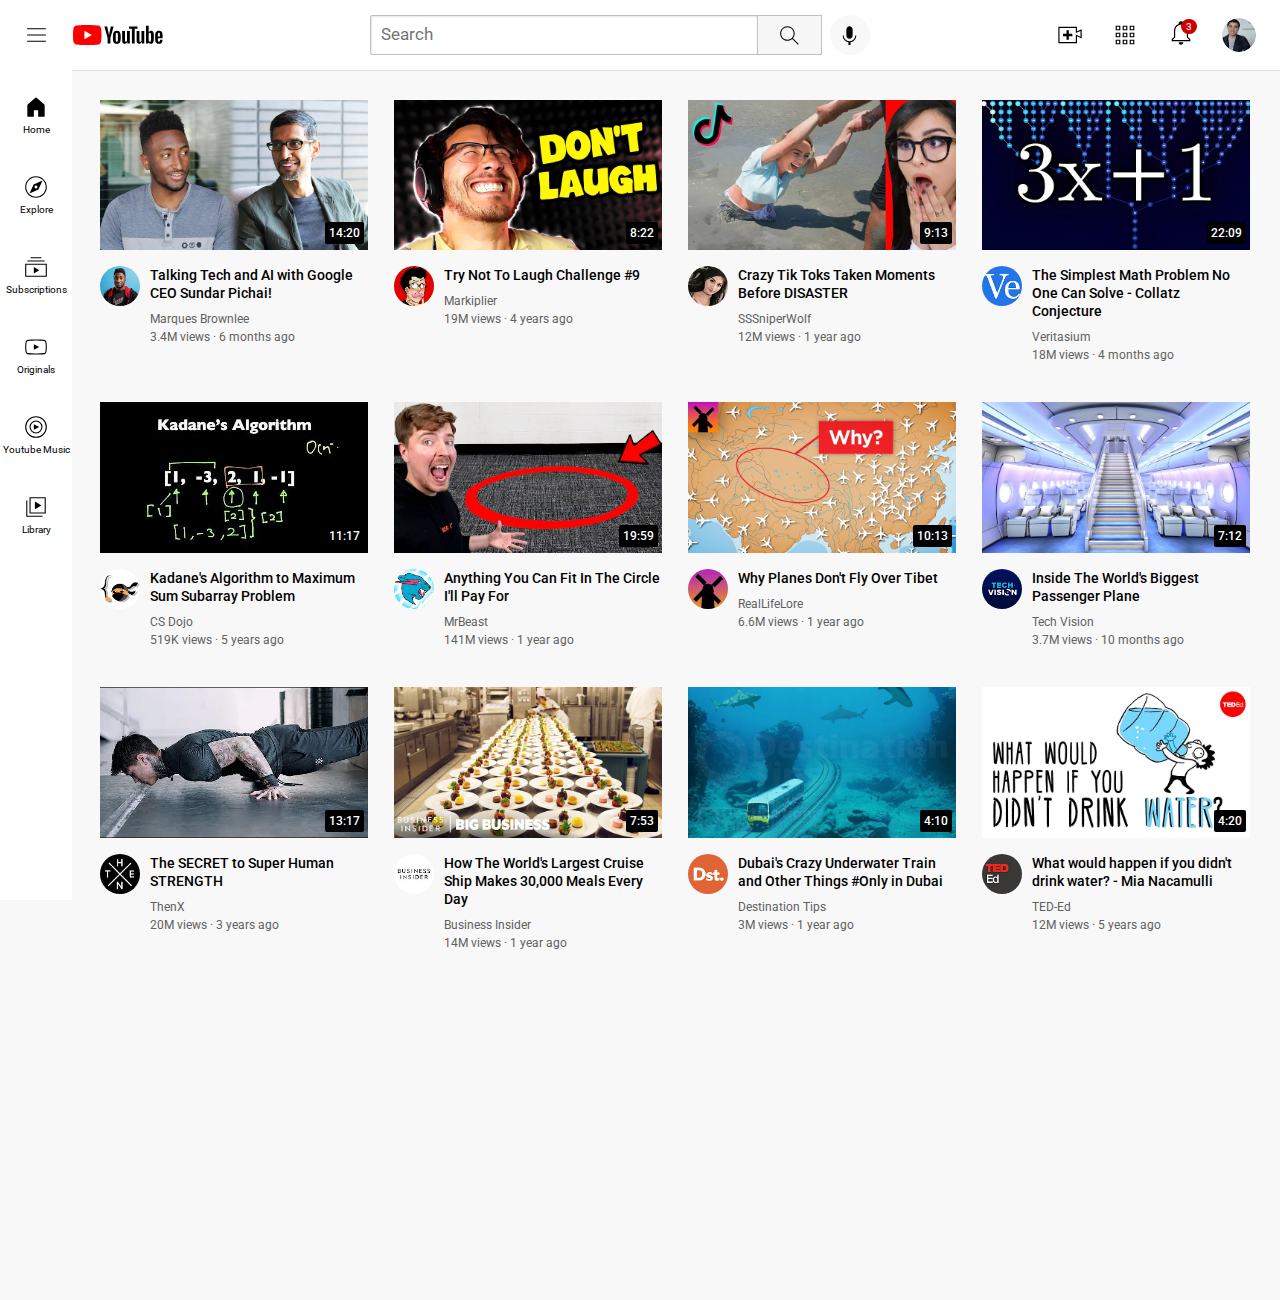
<file: index.html>
<!DOCTYPE html>
<html lang="en">
  <head>
    <meta charset="UTF-8" />
    <meta name="viewport" content="width=device-width, initial-scale=1.0" />
    <title>YouTube Clone</title>

    <link rel="preconnect" href="https://fonts.googleapis.com" />
    <link rel="preconnect" href="https://fonts.gstatic.com" crossorigin />
    <link
      href="https://fonts.googleapis.com/css2?family=Roboto:ital,wght@0,100;0,300;0,400;0,500;0,700;0,900;1,100;1,300;1,400;1,500;1,700;1,900&display=swap"
      rel="stylesheet"
    />

    <link rel="stylesheet" href="styles/body.css" />
    <link rel="stylesheet" href="styles/general.css" />
    <link rel="stylesheet" href="styles/header.css" />
    <link rel="stylesheet" href="styles/sidebar.css" />
  </head>
  <body>
    <div class="header">
      <div class="left-section">
        <img
          class="hamburger-menu"
          src="header-photos/hamburger-menu.svg"
          alt="hamburger-menu"
        />
        <img
          class="youtube-logo"
          src="header-photos/youtube-logo.svg"
          alt="youtube-logo"
        />
      </div>
      <div class="middle-section">
        <input class="search-bar" type="text" placeholder="Search" />
        <button class="search-button">
          <img
            class="search-icon"
            src="header-photos/search.svg"
            alt="search"
          />
        </button>
        <button class="voice-search-button">
          <img
            class="voice-search-icon"
            src="header-photos/voice-search-icon.svg"
            alt="voice-search-icon"
          />
        </button>
      </div>
      <div class="right-section">
        <img class="upload-icon" src="header-photos/upload.svg" alt="upload" />
        <img
          class="youtube-apps-icon"
          src="header-photos/youtube-apps.svg"
          alt="youtube-apps"
        />
        <div class="notifications">
          <img
            class="notifications-icon"
            src="header-photos/notifications.svg"
            alt="notifications"
          />
          <div class="notifications-number">3</div>
        </div>
        <img
          class="my-channel-icon"
          src="channel-photos/my-channel.jpeg"
          alt="my-channel"
        />
      </div>
    </div>

    <div class="sidebar">
      <div class="sidebar-link">
        <img src="sidebar-photos/home.svg" alt="home" />
        <span>Home</span>
      </div>
      <div class="sidebar-link">
        <img src="sidebar-photos/explore.svg" alt="explore" />
        <span>Explore</span>
      </div>
      <div class="sidebar-link">
        <img src="sidebar-photos/subscriptions.svg" alt="subscriptions" />
        <span>Subscriptions</span>
      </div>
      <div class="sidebar-link">
        <img src="sidebar-photos/originals.svg" alt="originals" />
        <span>Originals</span>
      </div>
      <div class="sidebar-link">
        <img src="sidebar-photos/youtube-music.svg" alt="youtube-music" />
        <span>Youtube Music</span>
      </div>
      <div class="sidebar-link">
        <img src="sidebar-photos/library.svg" alt="library" />
        <span>Library</span>
      </div>
    </div>

    <div class="video-grid">
      <div class="container">
        <div class="video">
          <img
            class="video-photo"
            src="video-photos/thumbnail-1.webp"
            alt="thumbnail-1"
          />
          <div class="video-time">14:20</div>
        </div>
        <div class="channel-grid">
          <div class="channel">
            <img
              class="channel-photo"
              src="channel-photos/channel-1.jpeg"
              alt="channel-1"
            />
          </div>
          <div class="video-info">
            <p class="video-title">
              Talking Tech and AI with Google CEO Sundar Pichai!
            </p>
            <p class="video-author">Marques Brownlee</p>
            <p class="video-status">3.4M views &#183; 6 months ago</p>
          </div>
        </div>
      </div>

      <div class="container">
        <div class="video">
          <img
            class="video-photo"
            src="video-photos/thumbnail-2.webp"
            alt="thumbnail-2"
          />
          <div class="video-time">8:22</div>
        </div>
        <div class="channel-grid">
          <div class="channel">
            <img
              class="channel-photo"
              src="channel-photos/channel-2.jpeg"
              alt="channel-2"
            />
          </div>
          <div class="video-info">
            <p class="video-title">Try Not To Laugh Challenge #9</p>
            <p class="video-author">Markiplier</p>
            <p class="video-status">19M views &#183; 4 years ago</p>
          </div>
        </div>
      </div>

      <div class="container">
        <div class="video">
          <img
            class="video-photo"
            src="video-photos/thumbnail-3.webp"
            alt="thumbnail-3"
          />
          <div class="video-time">9:13</div>
        </div>
        <div class="channel-grid">
          <div class="channel">
            <img
              class="channel-photo"
              src="channel-photos/channel-3.jpeg"
              alt="channel-3"
            />
          </div>
          <div class="video-info">
            <p class="video-title">
              Crazy Tik Toks Taken Moments Before DISASTER
            </p>
            <p class="video-author">SSSniperWolf</p>
            <p class="video-status">12M views &#183; 1 year ago</p>
          </div>
        </div>
      </div>

      <div class="container">
        <div class="video">
          <img
            class="video-photo"
            src="video-photos/thumbnail-4.webp"
            alt="thumbnail-4"
          />
          <div class="video-time">22:09</div>
        </div>
        <div class="channel-grid">
          <div class="channel">
            <img
              class="channel-photo"
              src="channel-photos/channel-4.jpeg"
              alt="channel-4"
            />
          </div>
          <div class="video-info">
            <p class="video-title">
              The Simplest Math Problem No One Can Solve - Collatz Conjecture
            </p>
            <p class="video-author">Veritasium</p>
            <p class="video-status">18M views &#183; 4 months ago</p>
          </div>
        </div>
      </div>

      <div class="container">
        <div class="video">
          <img
            class="video-photo"
            src="video-photos/thumbnail-5.webp"
            alt="thumbnail-5"
          />
          <div class="video-time">11:17</div>
        </div>
        <div class="channel-grid">
          <div class="channel">
            <img
              class="channel-photo"
              src="channel-photos/channel-5.jpeg"
              alt="channel-5"
            />
          </div>
          <div class="video-info">
            <p class="video-title">
              Kadane's Algorithm to Maximum Sum Subarray Problem
            </p>
            <p class="video-author">CS Dojo</p>
            <p class="video-status">519K views &#183; 5 years ago</p>
          </div>
        </div>
      </div>

      <div class="container">
        <div class="video">
          <img
            class="video-photo"
            src="video-photos/thumbnail-6.webp"
            alt="thumbnail-6"
          />
          <div class="video-time">19:59</div>
        </div>
        <div class="channel-grid">
          <div class="channel">
            <img
              class="channel-photo"
              src="channel-photos/channel-6.jpeg"
              alt="channel-6"
            />
          </div>
          <div class="video-info">
            <p class="video-title">
              Anything You Can Fit In The Circle I'll Pay For
            </p>
            <p class="video-author">MrBeast</p>
            <p class="video-status">141M views &#183; 1 year ago</p>
          </div>
        </div>
      </div>

      <div class="container">
        <div class="video">
          <img
            class="video-photo"
            src="video-photos/thumbnail-7.webp"
            alt="thumbnail-7"
          />
          <div class="video-time">10:13</div>
        </div>
        <div class="channel-grid">
          <div class="channel">
            <img
              class="channel-photo"
              src="channel-photos/channel-7.jpeg"
              alt="channel-7"
            />
          </div>
          <div class="video-info">
            <p class="video-title">
              Why Planes Don't Fly Over Tibet
            </p>
            <p class="video-author">RealLifeLore</p>
            <p class="video-status">6.6M views &#183; 1 year ago</p>
          </div>
        </div>
      </div>

      <div class="container">
        <div class="video">
          <img
            class="video-photo"
            src="video-photos/thumbnail-8.webp"
            alt="thumbnail-8"
          />
          <div class="video-time">7:12</div>
        </div>
        <div class="channel-grid">
          <div class="channel">
            <img
              class="channel-photo"
              src="channel-photos/channel-8.jpeg"
              alt="channel-8"
            />
          </div>
          <div class="video-info">
            <p class="video-title">
              Inside The World's Biggest Passenger Plane
            </p>
            <p class="video-author">Tech Vision</p>
            <p class="video-status">3.7M views &#183; 10 months ago</p>
          </div>
        </div>
      </div>

      <div class="container">
        <div class="video">
          <img
            class="video-photo"
            src="video-photos/thumbnail-9.webp"
            alt="thumbnail-9"
          />
          <div class="video-time">13:17</div>
        </div>
        <div class="channel-grid">
          <div class="channel">
            <img
              class="channel-photo"
              src="channel-photos/channel-9.jpeg"
              alt="channel-9"
            />
          </div>
          <div class="video-info">
            <p class="video-title">
              The SECRET to Super Human STRENGTH
            </p>
            <p class="video-author">ThenX</p>
            <p class="video-status">20M views &#183; 3 years ago</p>
          </div>
        </div>
      </div>

      <div class="container">
        <div class="video">
          <img
            class="video-photo"
            src="video-photos/thumbnail-10.webp"
            alt="thumbnail-10"
          />
          <div class="video-time">7:53</div>
        </div>
        <div class="channel-grid">
          <div class="channel">
            <img
              class="channel-photo"
              src="channel-photos/channel-10.jpeg"
              alt="channel-10"
            />
          </div>
          <div class="video-info">
            <p class="video-title">
              How The World's Largest Cruise Ship Makes 30,000 Meals Every Day
            </p>
            <p class="video-author">Business Insider</p>
            <p class="video-status">14M views &#183; 1 year ago</p>
          </div>
        </div>
      </div>

      <div class="container">
        <div class="video">
          <img
            class="video-photo"
            src="video-photos/thumbnail-11.webp"
            alt="thumbnail-11"
          />
          <div class="video-time">4:10</div>
        </div>
        <div class="channel-grid">
          <div class="channel">
            <img
              class="channel-photo"
              src="channel-photos/channel-11.jpeg"
              alt="channel-11"
            />
          </div>
          <div class="video-info">
            <p class="video-title">
              Dubai's Crazy Underwater Train and Other Things #Only in Dubai
            </p>
            <p class="video-author">Destination Tips</p>
            <p class="video-status">3M views &#183; 1 year ago</p>
          </div>
        </div>
      </div>

      <div class="container">
        <div class="video">
          <img
            class="video-photo"
            src="video-photos/thumbnail-12.webp"
            alt="thumbnail-12"
          />
          <div class="video-time">4:20</div>
        </div>
        <div class="channel-grid">
          <div class="channel">
            <img
              class="channel-photo"
              src="channel-photos/channel-12.jpeg"
              alt="channel-12"
            />
          </div>
          <div class="video-info">
            <p class="video-title">
              What would happen if you didn't drink water? - Mia Nacamulli
            </p>
            <p class="video-author">TED-Ed</p>
            <p class="video-status">12M views &#183; 5 years ago</p>
          </div>
        </div>
      </div>
    </div>
  </body>
</html>
</file>
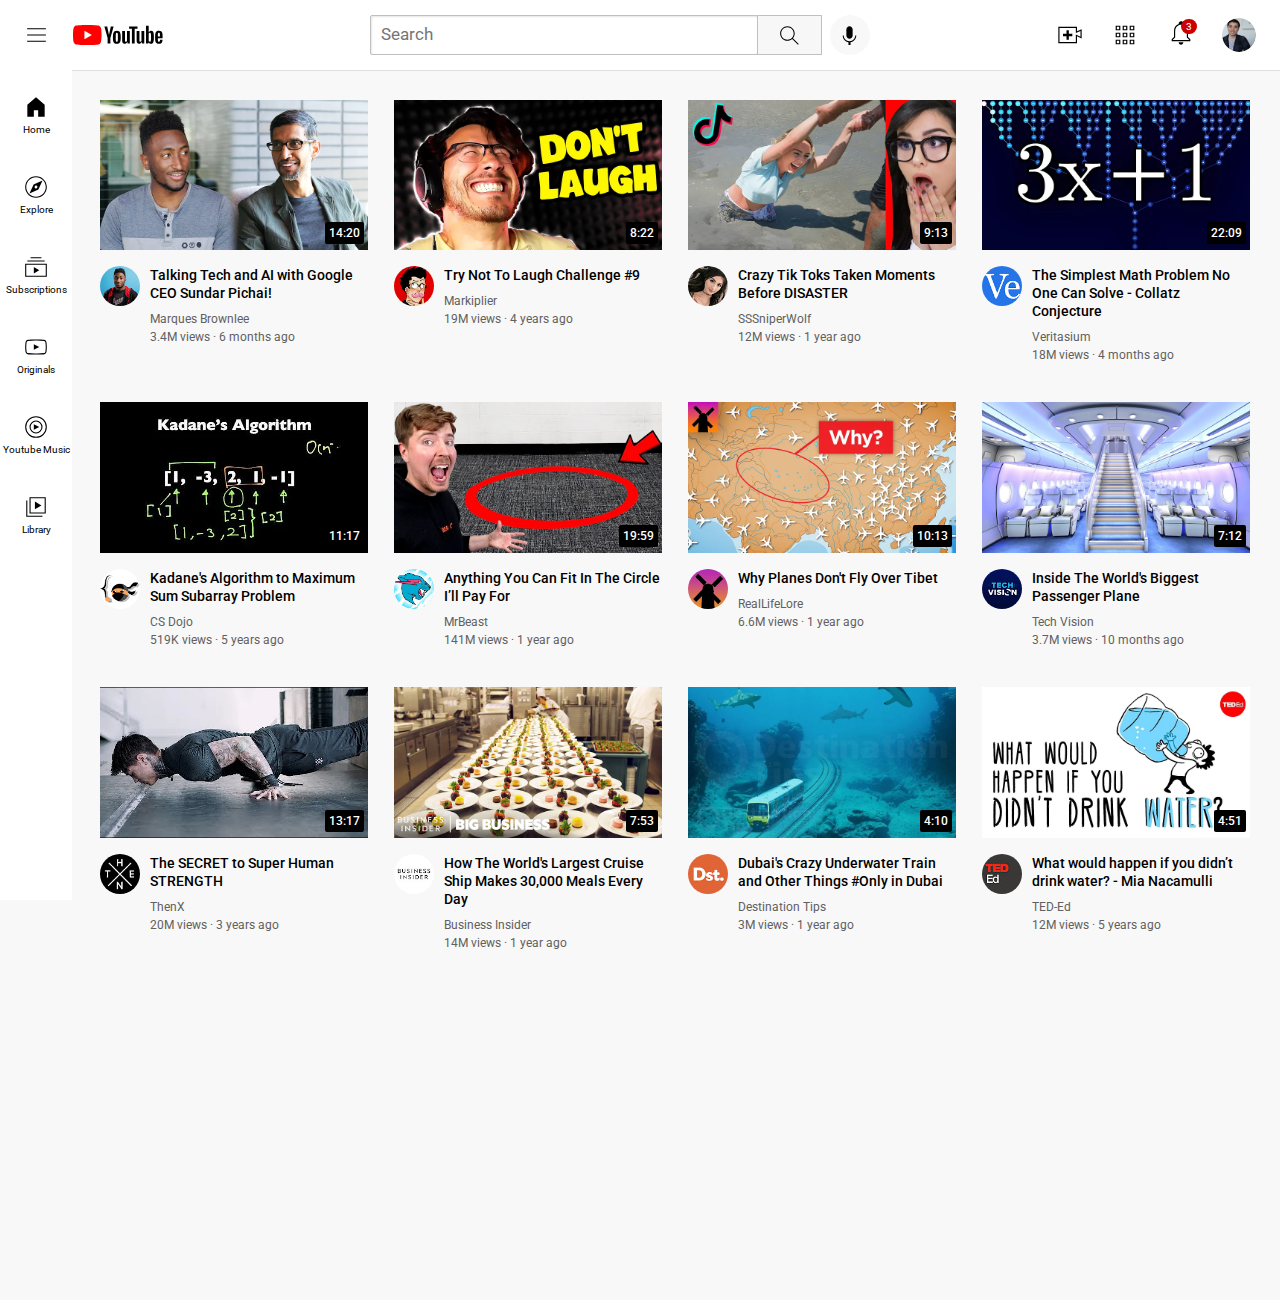
<file: youtube.html>
<!DOCTYPE html>
<html lang="en">
  <head>
    <meta charset="UTF-8" />
    <meta name="viewport" content="width=device-width, initial-scale=1.0" />
    <title>Youtube</title>

    <link rel="preconnect" href="https://fonts.googleapis.com" />
    <link rel="preconnect" href="https://fonts.gstatic.com" crossorigin />
    <link
      href="https://fonts.googleapis.com/css2?family=Roboto:ital,wght@0,100;0,300;0,400;0,500;0,700;0,900;1,100;1,300;1,400;1,500;1,700;1,900&display=swap"
      rel="stylesheet"
    />

    <link rel="stylesheet" href="styles/body.css" />
    <link rel="stylesheet" href="styles/general.css" />
    <link rel="stylesheet" href="styles/header.css" />
    <link rel="stylesheet" href="styles/sidebar.css" />
  </head>
  <body>
    <div class="header">
      <div class="left-section">
        <img
          class="hamburger-menu"
          src="header-photos/hamburger-menu.svg"
          alt="hamburger-menu"
        />
        <img
          class="youtube-logo"
          src="header-photos/youtube-logo.svg"
          alt="youtube-logo"
        />
      </div>
      <div class="middle-section">
        <input class="search-bar" type="text" placeholder="Search" />
        <button class="search-button">
          <img
            class="search-icon"
            src="header-photos/search.svg"
            alt="search"
          />
        </button>
        <button class="voice-search-button">
          <img
            class="voice-search-icon"
            src="header-photos/voice-search-icon.svg"
            alt="voice-search-icon"
          />
        </button>
      </div>
      <div class="right-section">
        <img class="upload-icon" src="header-photos/upload.svg" alt="upload" />
        <img
          class="youtube-apps-icon"
          src="header-photos/youtube-apps.svg"
          alt="youtube-apps"
        />
        <div class="notifications">
          <img
            class="notifications-icon"
            src="header-photos/notifications.svg"
            alt="notifications"
          />
          <div class="notifications-number">3</div>
        </div>
        <img
          class="my-channel-icon"
          src="channel-photos/my-channel.jpeg"
          alt="my-channel"
        />
      </div>
    </div>

    <div class="sidebar">
      <div class="sidebar-link">
        <img src="sidebar-photos/home.svg" alt="home" />
        <span>Home</span>
      </div>
      <div class="sidebar-link">
        <img src="sidebar-photos/explore.svg" alt="explore" />
        <span>Explore</span>
      </div>
      <div class="sidebar-link">
        <img src="sidebar-photos/subscriptions.svg" alt="subscriptions" />
        <span>Subscriptions</span>
      </div>
      <div class="sidebar-link">
        <img src="sidebar-photos/originals.svg" alt="originals" />
        <span>Originals</span>
      </div>
      <div class="sidebar-link">
        <img src="sidebar-photos/youtube-music.svg" alt="youtube-music" />
        <span>Youtube Music</span>
      </div>
      <div class="sidebar-link">
        <img src="sidebar-photos/library.svg" alt="library" />
        <span>Library</span>
      </div>
    </div>

    <div class="video-grid">
      <div class="container">
        <div class="video">
          <img
            class="video-photo"
            src="video-photos/thumbnail-1.webp"
            alt="thumbnail-1"
          />
          <div class="video-time">14:20</div>
        </div>
        <div class="channel-grid">
          <div class="channel">
            <img
              class="channel-photo"
              src="channel-photos/channel-1.jpeg"
              alt="channel-1"
            />
          </div>
          <div class="video-info">
            <p class="video-title">
              Talking Tech and AI with Google CEO Sundar Pichai!
            </p>
            <p class="video-author">Marques Brownlee</p>
            <p class="video-status">3.4M views &#183; 6 months ago</p>
          </div>
        </div>
      </div>

      <div class="container">
        <div class="video">
          <img
            class="video-photo"
            src="video-photos/thumbnail-2.webp"
            alt="thumbnail-2"
          />
          <div class="video-time">8:22</div>
        </div>
        <div class="channel-grid">
          <div class="channel">
            <img
              class="channel-photo"
              src="channel-photos/channel-2.jpeg"
              alt="channel-2"
            />
          </div>
          <div class="video-info">
            <p class="video-title">Try Not To Laugh Challenge #9</p>
            <p class="video-author">Markiplier</p>
            <p class="video-status">19M views &#183; 4 years ago</p>
          </div>
        </div>
      </div>

      <div class="container">
        <div class="video">
          <img
            class="video-photo"
            src="video-photos/thumbnail-3.webp"
            alt="thumbnail-3"
          />
          <div class="video-time">9:13</div>
        </div>
        <div class="channel-grid">
          <div class="channel">
            <img
              class="channel-photo"
              src="channel-photos/channel-3.jpeg"
              alt="channel-3"
            />
          </div>
          <div class="video-info">
            <p class="video-title">
              Crazy Tik Toks Taken Moments Before DISASTER
            </p>
            <p class="video-author">SSSniperWolf</p>
            <p class="video-status">12M views &#183; 1 year ago</p>
          </div>
        </div>
      </div>

      <div class="container">
        <div class="video">
          <img
            class="video-photo"
            src="video-photos/thumbnail-4.webp"
            alt="thumbnail-4"
          />
          <div class="video-time">22:09</div>
        </div>
        <div class="channel-grid">
          <div class="channel">
            <img
              class="channel-photo"
              src="channel-photos/channel-4.jpeg"
              alt="channel-4"
            />
          </div>
          <div class="video-info">
            <p class="video-title">
              The Simplest Math Problem No One Can Solve - Collatz Conjecture
            </p>
            <p class="video-author">Veritasium</p>
            <p class="video-status">18M views &#183; 4 months ago</p>
          </div>
        </div>
      </div>

      <div class="container">
        <div class="video">
          <img
            class="video-photo"
            src="video-photos/thumbnail-5.webp"
            alt="thumbnail-5"
          />
          <div class="video-time">11:17</div>
        </div>
        <div class="channel-grid">
          <div class="channel">
            <img
              class="channel-photo"
              src="channel-photos/channel-5.jpeg"
              alt="channel-5"
            />
          </div>
          <div class="video-info">
            <p class="video-title">
              Kadane's Algorithm to Maximum Sum Subarray Problem
            </p>
            <p class="video-author">CS Dojo</p>
            <p class="video-status">519K views &#183; 5 years ago</p>
          </div>
        </div>
      </div>

      <div class="container">
        <div class="video">
          <img
            class="video-photo"
            src="video-photos/thumbnail-6.webp"
            alt="thumbnail-6"
          />
          <div class="video-time">19:59</div>
        </div>
        <div class="channel-grid">
          <div class="channel">
            <img
              class="channel-photo"
              src="channel-photos/channel-6.jpeg"
              alt="channel-6"
            />
          </div>
          <div class="video-info">
            <p class="video-title">
              Anything You Can Fit In The Circle I’ll Pay For
            </p>
            <p class="video-author">MrBeast</p>
            <p class="video-status">141M views &#183; 1 year ago</p>
          </div>
        </div>
      </div>

      <div class="container">
        <div class="video">
          <img
            class="video-photo"
            src="video-photos/thumbnail-7.webp"
            alt="thumbnail-7"
          />
          <div class="video-time">10:13</div>
        </div>
        <div class="channel-grid">
          <div class="channel">
            <img
              class="channel-photo"
              src="channel-photos/channel-7.jpeg"
              alt="channel-7"
            />
          </div>
          <div class="video-info">
            <p class="video-title">Why Planes Don't Fly Over Tibet</p>
            <p class="video-author">RealLifeLore</p>
            <p class="video-status">6.6M views &#183; 1 year ago</p>
          </div>
        </div>
      </div>

      <div class="container">
        <div class="video">
          <img
            class="video-photo"
            src="video-photos/thumbnail-8.webp"
            alt="thumbnail-8"
          />
          <div class="video-time">7:12</div>
        </div>
        <div class="channel-grid">
          <div class="channel">
            <img
              class="channel-photo"
              src="channel-photos/channel-8.jpeg"
              alt="channel-8"
            />
          </div>
          <div class="video-info">
            <p class="video-title">
              Inside The World's Biggest Passenger Plane
            </p>
            <p class="video-author">Tech Vision</p>
            <p class="video-status">3.7M views &#183; 10 months ago</p>
          </div>
        </div>
      </div>

      <div class="container">
        <div class="video">
          <img
            class="video-photo"
            src="video-photos/thumbnail-9.webp"
            alt="thumbnail-9"
          />
          <div class="video-time">13:17</div>
        </div>
        <div class="channel-grid">
          <div class="channel">
            <img
              class="channel-photo"
              src="channel-photos/channel-9.jpeg"
              alt="channel-9"
            />
          </div>
          <div class="video-info">
            <p class="video-title">The SECRET to Super Human STRENGTH</p>
            <p class="video-author">ThenX</p>
            <p class="video-status">20M views &#183; 3 years ago</p>
          </div>
        </div>
      </div>

      <div class="container">
        <div class="video">
          <img
            class="video-photo"
            src="video-photos/thumbnail-10.webp"
            alt="thumbnail-10"
          />
          <div class="video-time">7:53</div>
        </div>
        <div class="channel-grid">
          <div class="channel">
            <img
              class="channel-photo"
              src="channel-photos/channel-10.jpeg"
              alt="channel-10"
            />
          </div>
          <div class="video-info">
            <p class="video-title">
              How The World's Largest Cruise Ship Makes 30,000 Meals Every Day
            </p>
            <p class="video-author">Business Insider</p>
            <p class="video-status">14M views &#183; 1 year ago</p>
          </div>
        </div>
      </div>

      <div class="container">
        <div class="video">
          <img
            class="video-photo"
            src="video-photos/thumbnail-11.webp"
            alt="thumbnail-11"
          />
          <div class="video-time">4:10</div>
        </div>
        <div class="channel-grid">
          <div class="channel">
            <img
              class="channel-photo"
              src="channel-photos/channel-11.jpeg"
              alt="channel-11"
            />
          </div>
          <div class="video-info">
            <p class="video-title">
              Dubai's Crazy Underwater Train and Other Things #Only in Dubai
            </p>
            <p class="video-author">Destination Tips</p>
            <p class="video-status">3M views &#183; 1 year ago</p>
          </div>
        </div>
      </div>

      <div class="container">
        <div class="video">
          <img
            class="video-photo"
            src="video-photos/thumbnail-12.webp"
            alt="thumbnail-12"
          />
          <div class="video-time">4:51</div>
        </div>
        <div class="channel-grid">
          <div class="channel">
            <img
              class="channel-photo"
              src="channel-photos/channel-12.jpeg"
              alt="channel-12"
            />
          </div>
          <div class="video-info">
            <p class="video-title">
              What would happen if you didn’t drink water? - Mia Nacamulli
            </p>
            <p class="video-author">TED-Ed</p>
            <p class="video-status">12M views &#183; 5 years ago</p>
          </div>
        </div>
      </div>
    </div>
  </body>
</html>
</file>
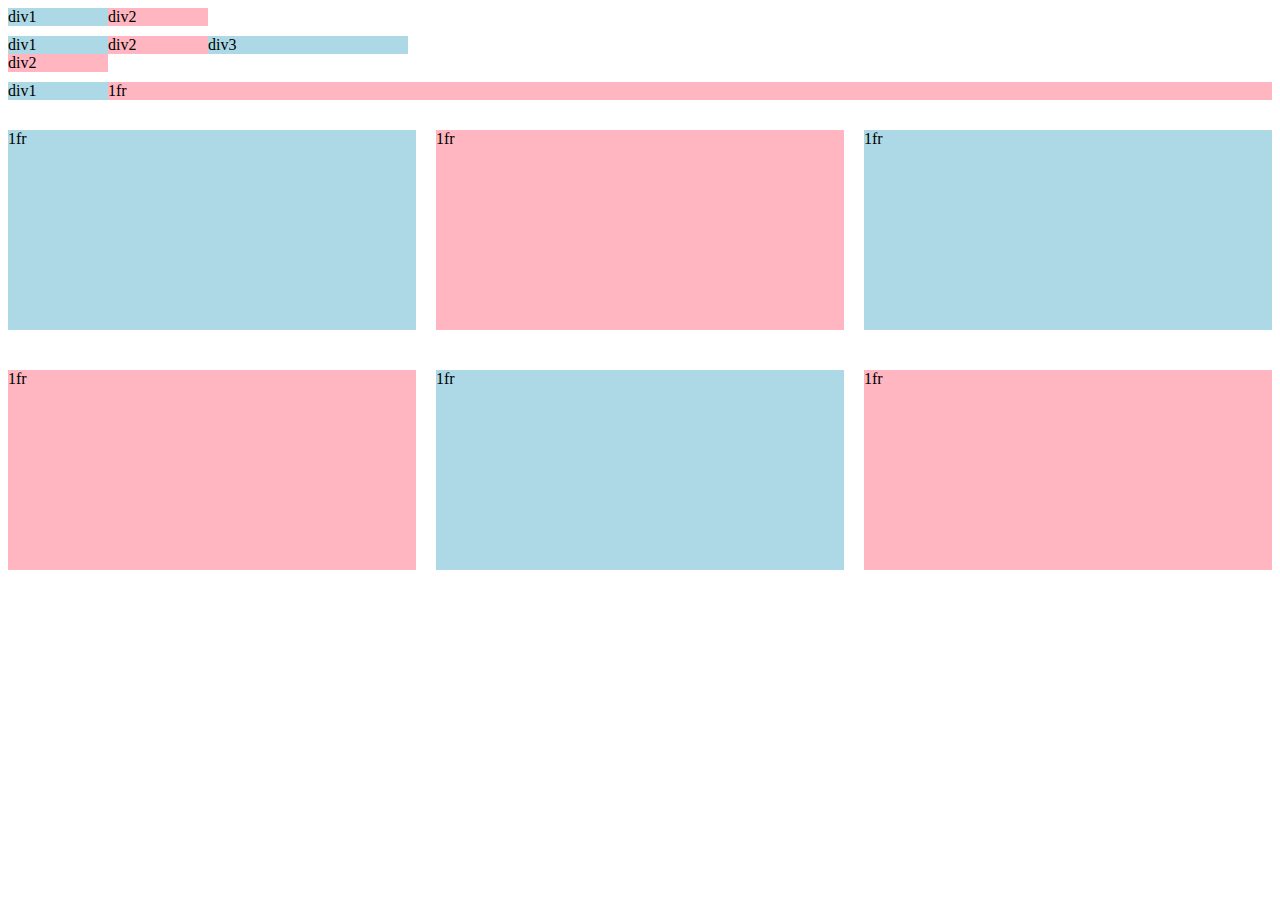
<file: intro-to-html/css-grid.html>
<!DOCTYPE html>
<html lang="en">
<head>
  <meta charset="UTF-8">
  <meta name="viewport" content="width=device-width, initial-scale=1.0">
  <title>Document</title>
</head>
<body>
  
<div style="
  display: grid;
  grid-template-columns: 100px 100px; 
  ">
  <div style="background-color: lightblue;">
   div1
  </div>
  <div style="background-color: lightpink;">
   div2
  </div>
</div>

<div style="
  margin-top: 10px;
  display: grid;
  grid-template-columns: 100px 100px 200px; 
  ">
  <div style="background-color: lightblue;">
   div1
  </div>
  <div style="background-color: lightpink;">
   div2
  </div>
  <div style="background-color: lightblue;">
    div3
  </div>
  <div style="background-color: lightpink;">
    div2
  </div>
</div>

<div style="
  margin-top: 10px;
  display: grid;
  grid-template-columns: 100px 1fr; 
  ">
  <div style="background-color: lightblue;">
   div1
  </div>
  <div style="background-color: lightpink;">
   1fr
  </div>
</div>

<div style="
  row-gap: 40px;
  column-gap: 20px;
  margin-top: 30px;
  display: grid;
  grid-template-columns: 1fr 1fr 1fr; 
  ">
  <div style="background-color: lightblue;
  height: 200px;">
   1fr
  </div>
  <div style="background-color: lightpink;">
   1fr
  </div>
  <div style="background-color: lightblue;">
    1fr
  </div>
  <div style="background-color: lightpink;
  height: 200px;">
    1fr
  </div>
  <div style="background-color: lightblue;">
    1fr
  </div>
  <div style="background-color: lightpink;">
    1fr
  </div>
</div>
</body>
</html>
</file>
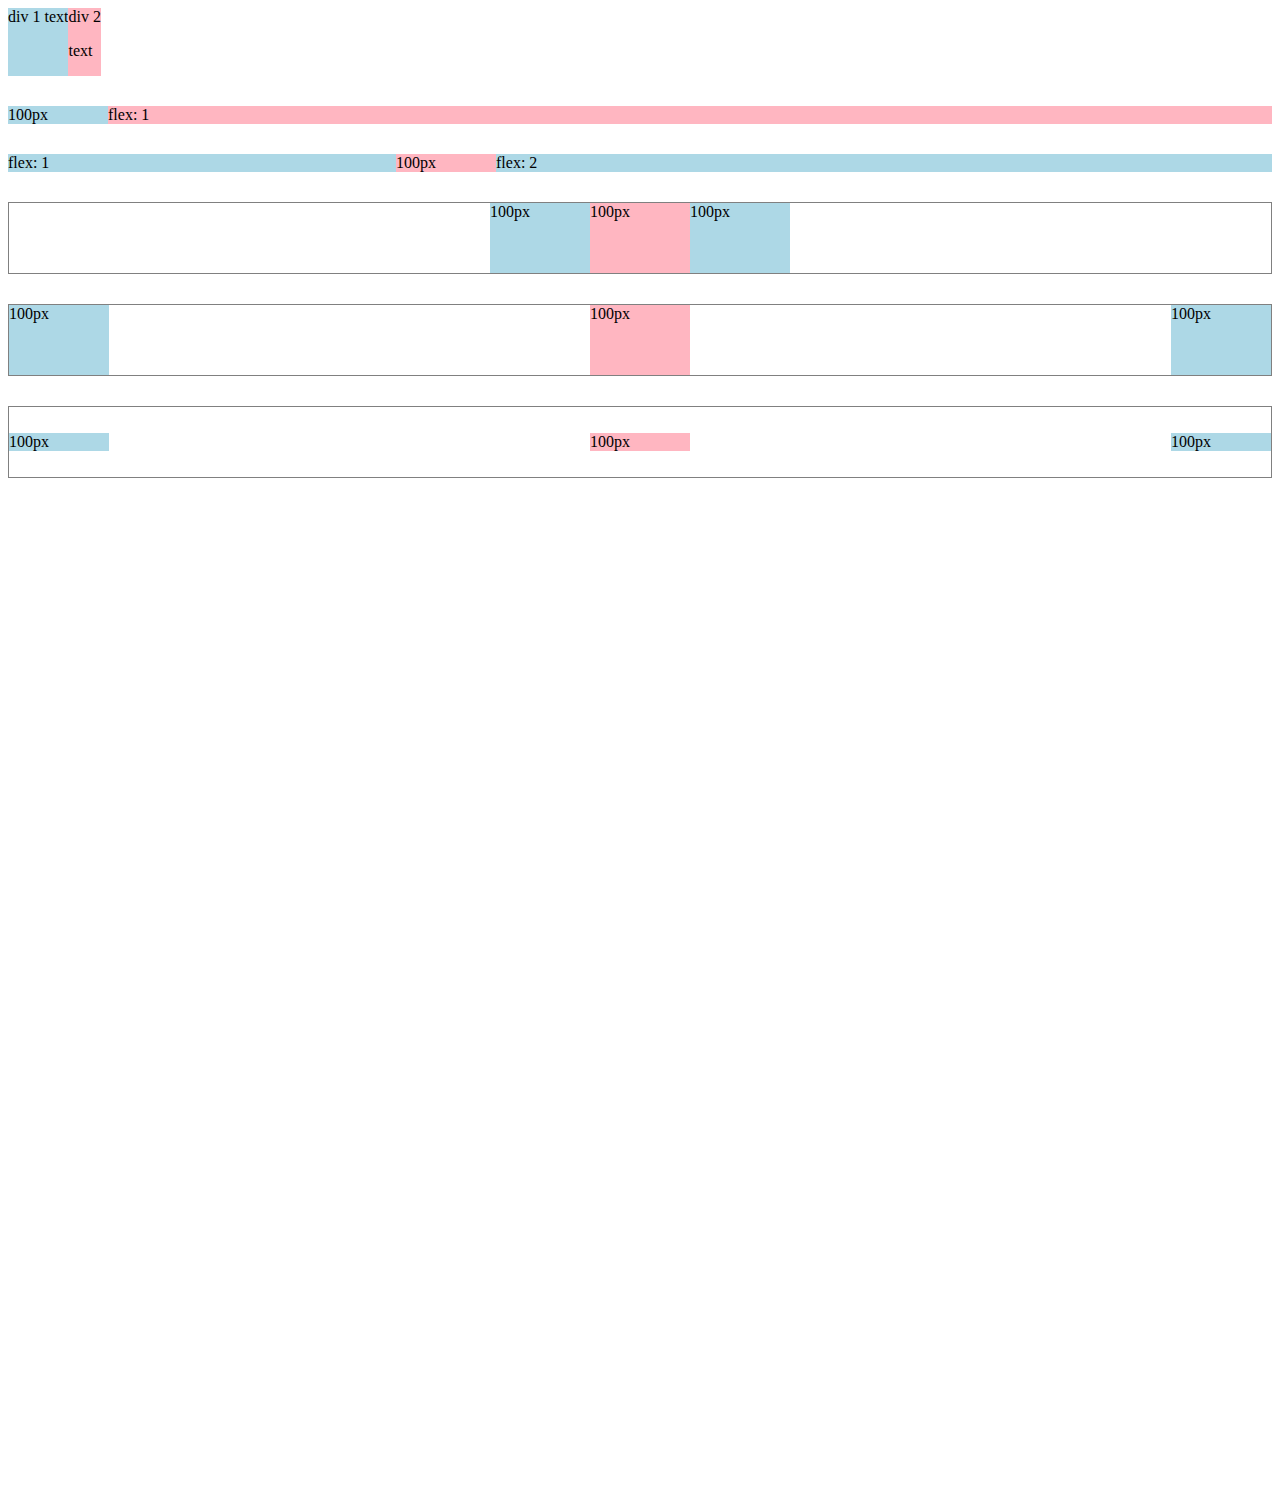
<file: intro-to-html/flexbox.html>
<!DOCTYPE html>
<html>
  <head>
    <title>Flexbox Practice</title>
  </head>
  <body style="padding-bottom: 1000px;">
    <div style="
      display: flex;
      flex-direction: row;
    ">
      <div style="background-color: lightblue;">div 1 text</div>
      <div style="background-color: lightpink;">div 2 <p>text</p></div>
    </div>

    <div style="
      margin-top: 30px;
      display: flex;
      flex-direction: row;
    ">
      <div style="
        background-color: lightblue;
        width: 100px;
      ">100px</div>
      <div style="
        background-color: lightpink;
        flex: 1;
      ">flex: 1</div>
    </div>

    <div style="
      margin-top: 30px;
      display: flex;
      flex-direction: row;
    ">
      <div style="
        background-color: lightblue;
        flex: 1;
      ">flex: 1</div>
      <div style="
        background-color: lightpink;
        width: 100px;
      ">100px</div>
      <div style="
        background-color: lightblue;
        flex: 2;
      ">flex: 2</div>
    </div>

    <div style="
      margin-top: 30px;
      height: 70px;
      border-width: 1px;
      border-style: solid;
      border-color: gray;

      display: flex;
      flex-direction: row;
      justify-content: center;
    ">
      <div style="
        background-color: lightblue;
        width: 100px;
      ">100px</div>
      <div style="
        background-color: lightpink;
        width: 100px;
      ">100px</div>
      <div style="
        background-color: lightblue;
        width: 100px;
      ">100px</div>
    </div>

    <div style="
      margin-top: 30px;
      height: 70px;
      border-width: 1px;
      border-style: solid;
      border-color: gray;

      display: flex;
      flex-direction: row;
      justify-content: space-between;
    ">
      <div style="
        background-color: lightblue;
        width: 100px;
      ">100px</div>
      <div style="
        background-color: lightpink;
        width: 100px;
      ">100px</div>
      <div style="
        background-color: lightblue;
        width: 100px;
      ">100px</div>
    </div>

    <div style="
      margin-top: 30px;
      height: 70px;
      border-width: 1px;
      border-style: solid;
      border-color: gray;

      display: flex;
      flex-direction: row;
      justify-content: space-between;
      align-items: center;
    ">
      <div style="
        background-color: lightblue;
        width: 100px;
      ">100px</div>
      <div style="
        background-color: lightpink;
        width: 100px;
      ">100px</div>
      <div style="
        background-color: lightblue;
        width: 100px;
      ">100px</div>
    </div>
  </body>
</html>
</file>
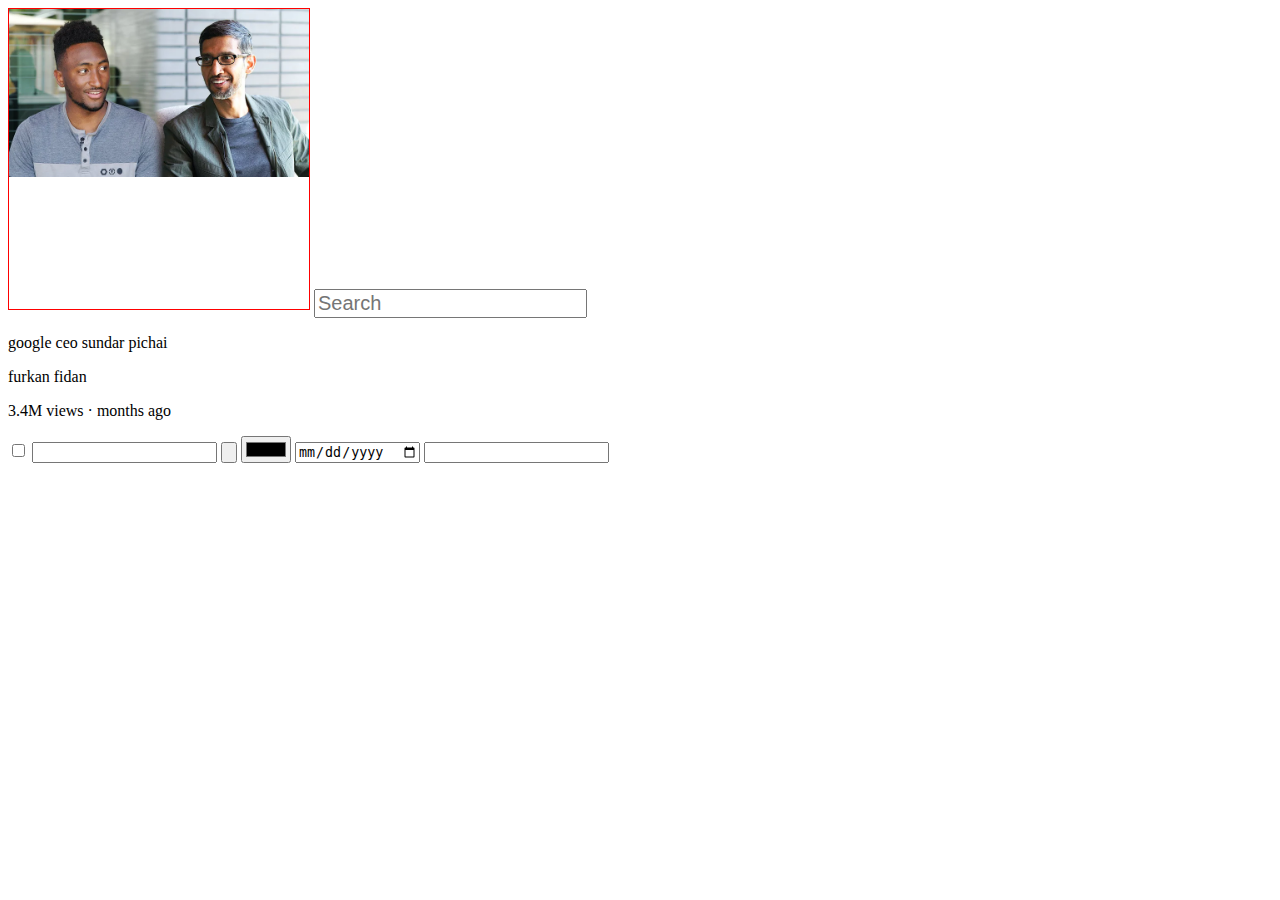
<file: intro-to-html/images.html>
<!DOCTYPE html>
<html lang="en">
<head>
  <meta charset="UTF-8">
  <meta name="viewport" content="width=device-width, initial-scale=1.0">
  <title>Document</title>

<style>
.thumbnail{
  height: 300px;
  width: 300px;
  object-fit: contain;
  object-position: top;
  border: 1px solid red;
}

.text{
  font-size: 20px;
}




</style>

</head>
<body>
  
  <img class="thumbnail" src="thumbnail-1.webp" alt="thumbnail-1">

<input type="text" placeholder="Search" class="text">

<p>
  google ceo sundar pichai
</p>
<p class="author">
  furkan fidan
</p>
<p class="stats">
  3.4M views &#183; months ago
</p>


<input type="checkbox">
<input type="email">
<input type="button">
<input type="color">
<input type="date">
<input type="datetime">




</body>
</html>
</file>
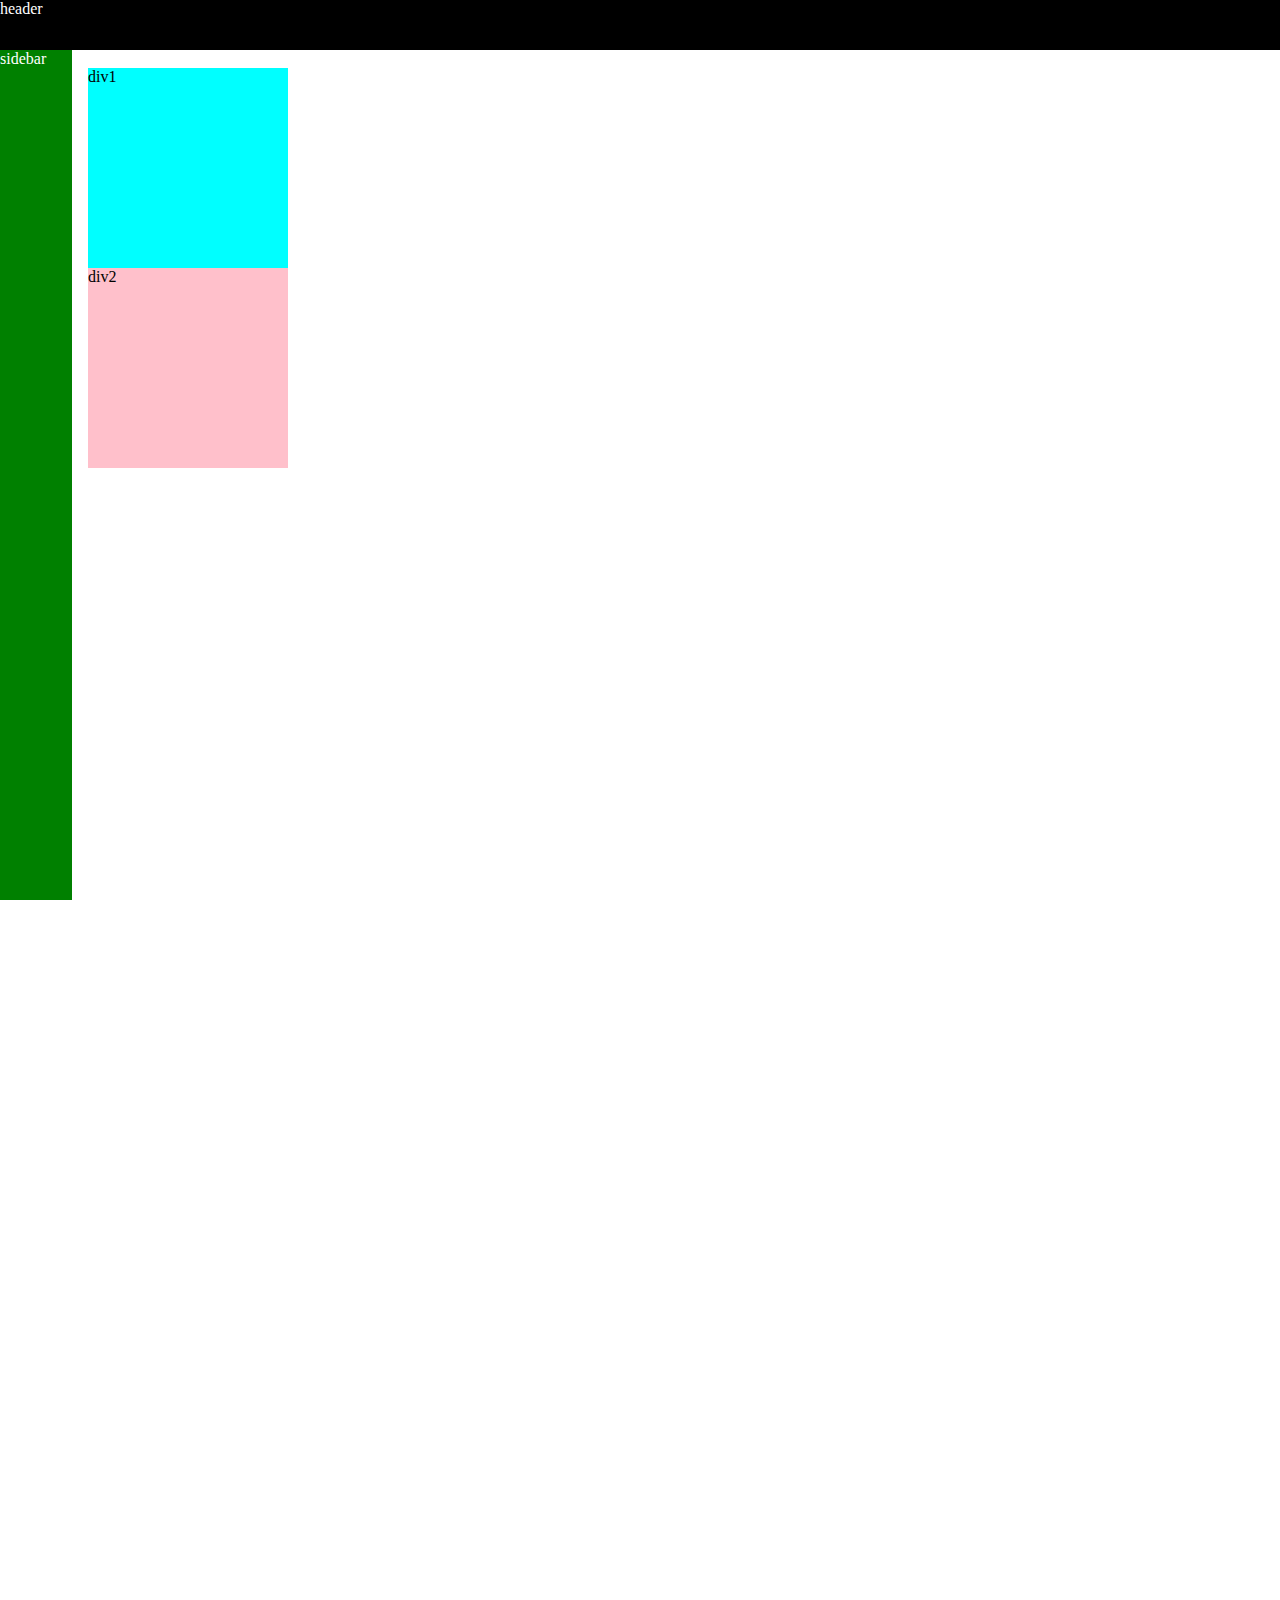
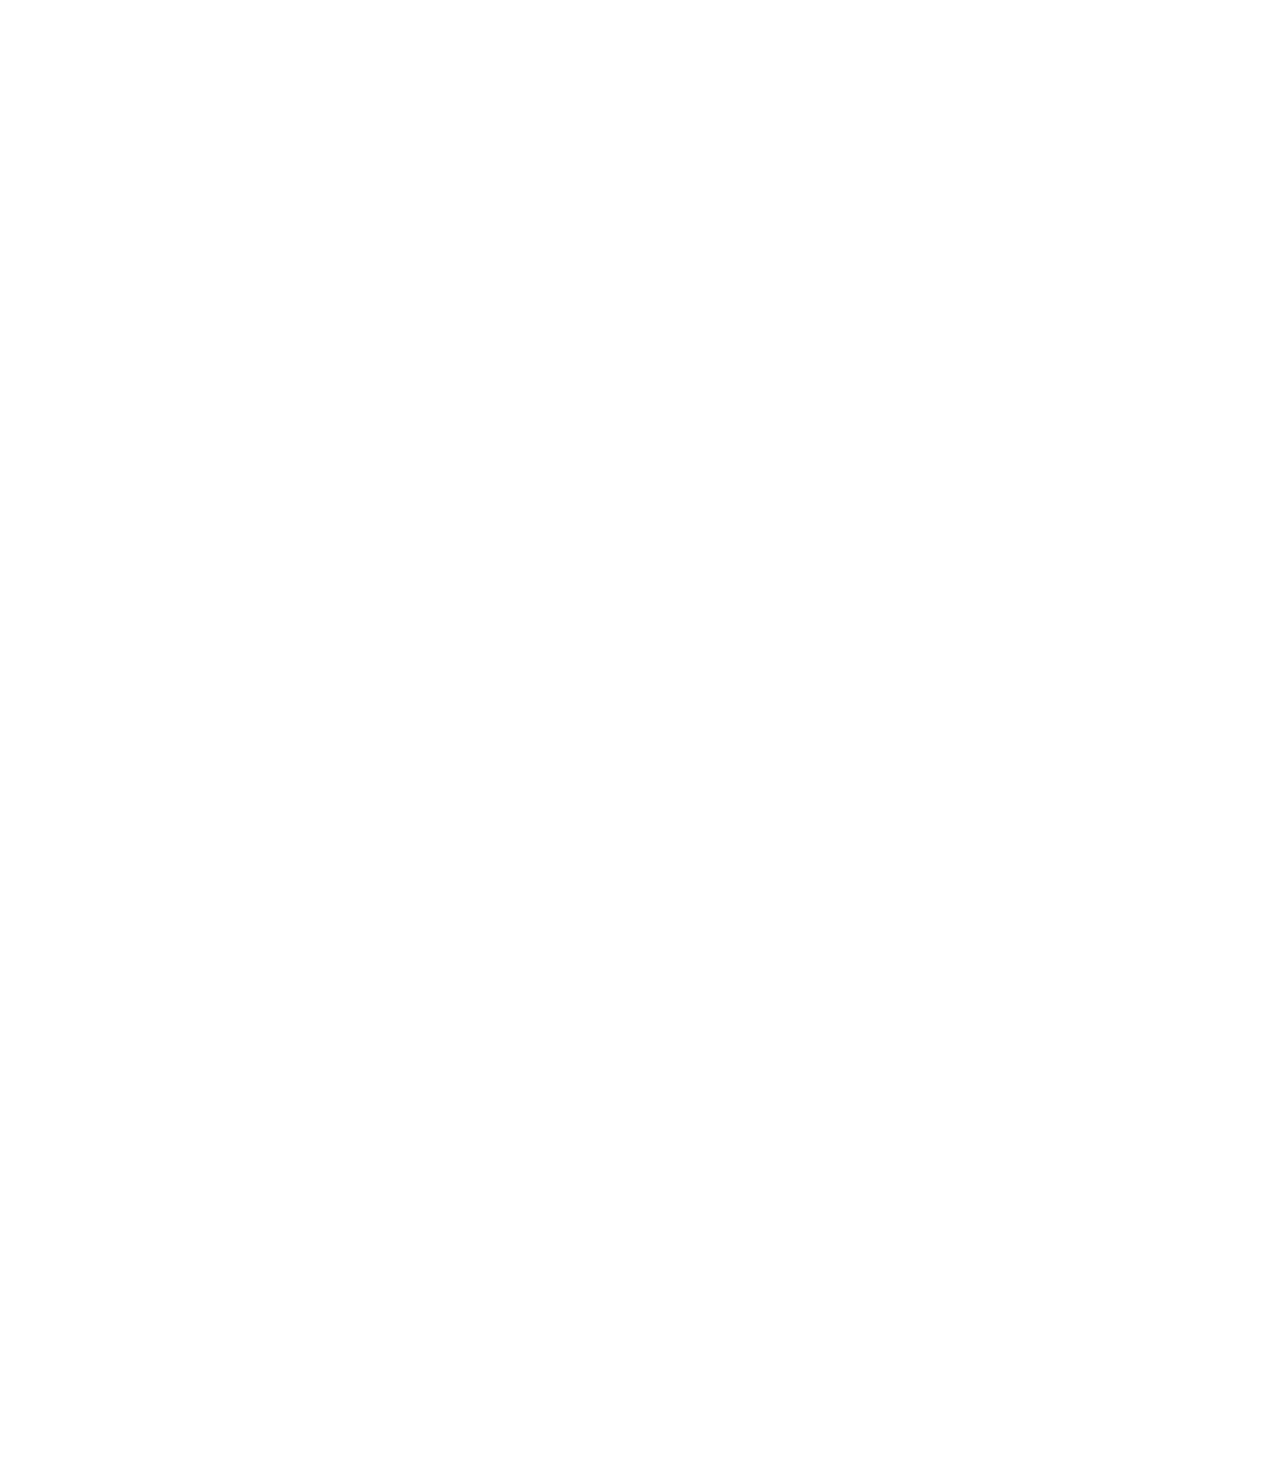
<file: intro-to-html/position.html>
<!DOCTYPE html>
<html lang="en">
<head>
  <meta charset="UTF-8">
  <meta name="viewport" content="width=device-width, initial-scale=1.0">
  <title>Document</title>
</head>
<body style="
  height: 3000px;
  padding-top: 60px;
  padding-left: 80px;
">
  
  <div style="background-color: black;
  color: white;
  position: fixed;
  top: 0;
  left: 0;
  right: 0;
  height: 50px;">header</div>

<div style="
background-color: green;
color: white;
position: fixed;
left: 0;
bottom: 0;
top: 50px;
width: 72px;

">sidebar</div>




  <div style="
  height: 200px;
  width: 200px;
  background-color: aqua;
  ">div1</div>
  <div style="height: 200px;
  width: 200px;
  background-color: pink;">div2</div>
</body>
</html>
</file>
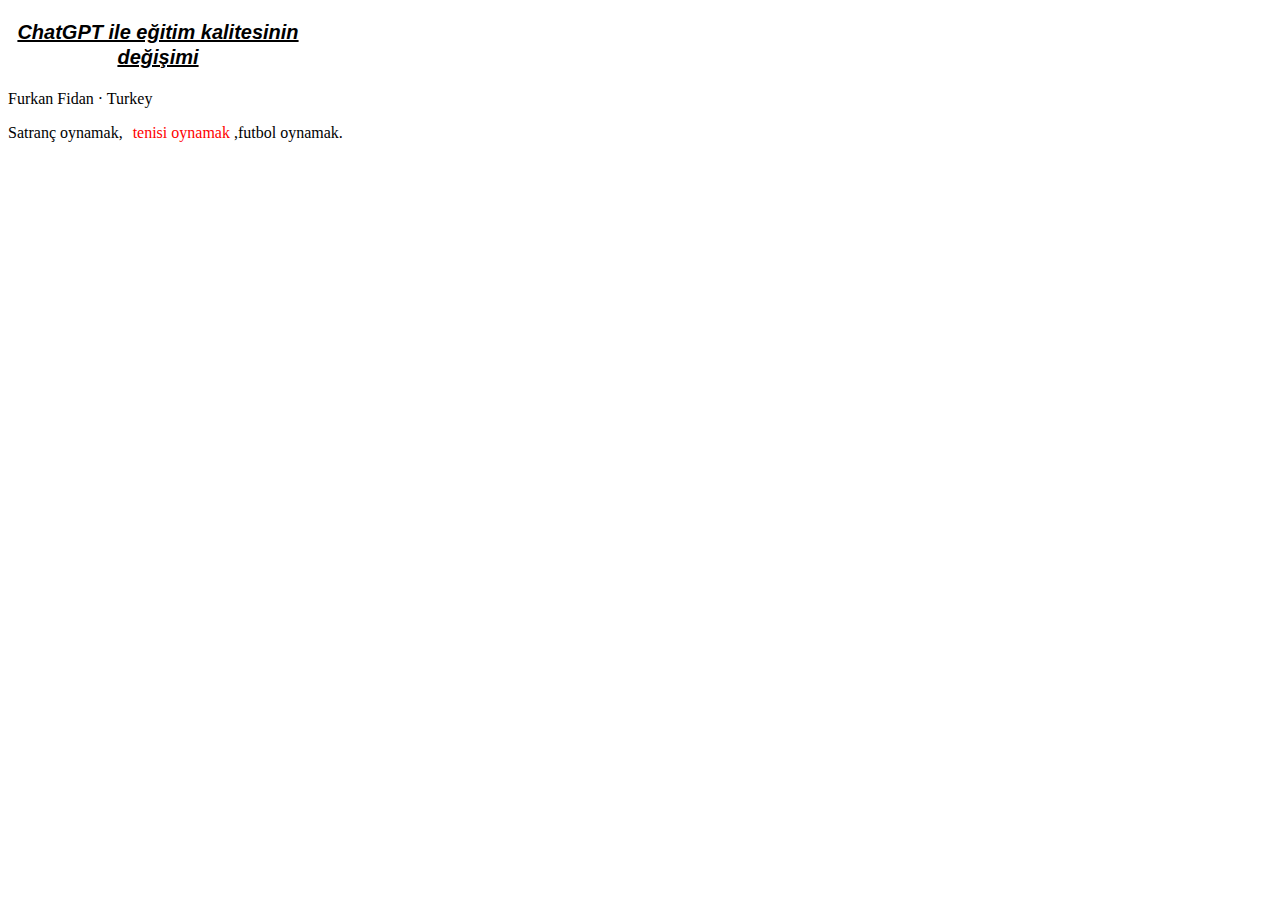
<file: intro-to-html/textStyles.html>
<!DOCTYPE html>
<html lang="en">
<head>
  <meta charset="UTF-8">
  <meta name="viewport" content="width=device-width, initial-scale=1.0">
  <title>Document</title>
</head>
<body>
  
<style>
.text{
  font-family: Arial;
  font-size: 20px;
  font-weight: bold;
  font-style: italic;
  text-align: center;
  width: 300px;
  line-height: 25px;
  text-decoration: underline;
}

.span-example{
color: red;
margin-left: 10px;
}
.span-example:hover{
  text-decoration: underline;
  cursor: pointer;
}


</style>



<p class="text">
  ChatGPT ile eğitim kalitesinin değişimi
</p>

<p>
  Furkan Fidan &#183; Turkey
</p>

<p>
  Satranç oynamak,<span class="span-example">tenisi oynamak</span> ,futbol oynamak.
</p>

</body>
</html>
</file>
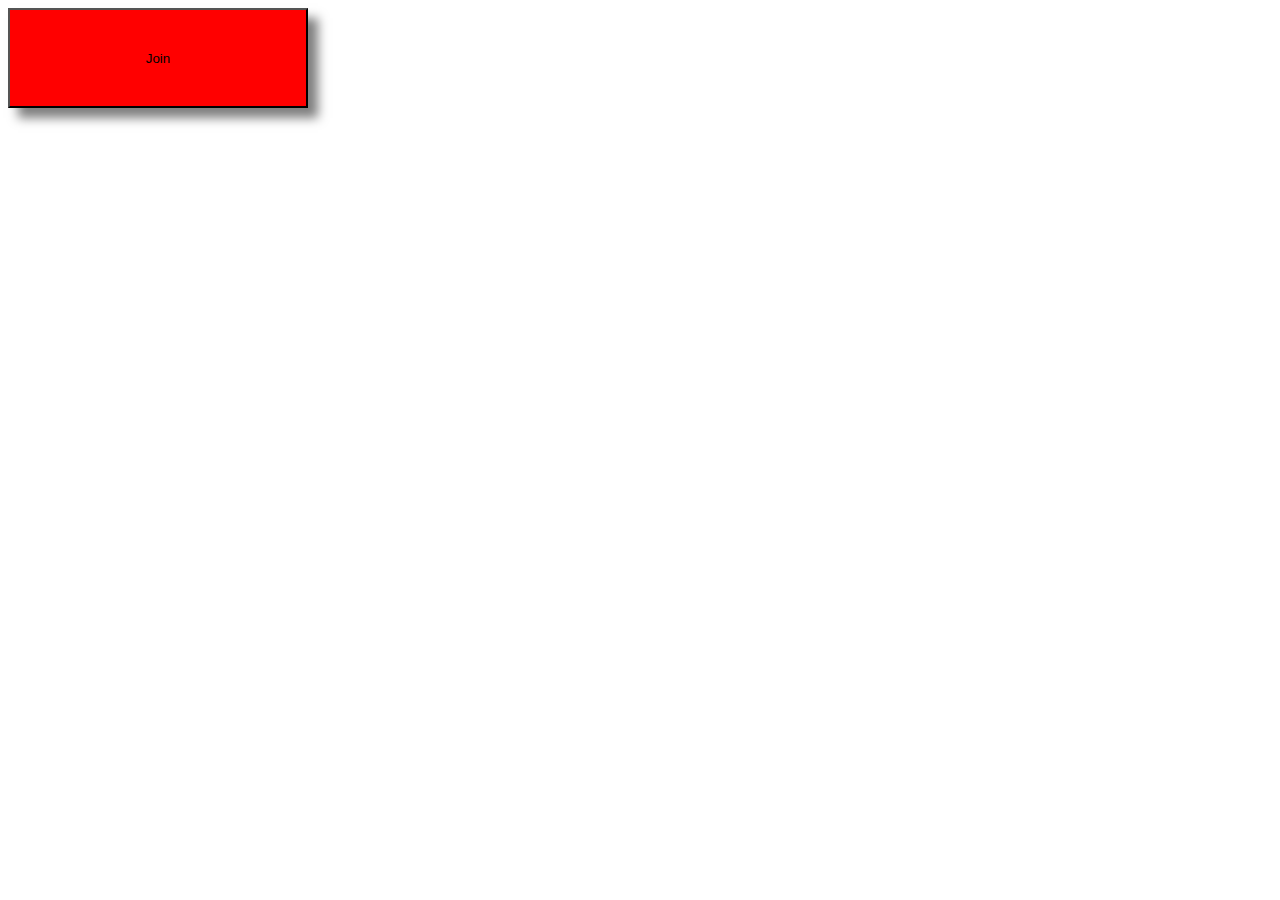
<file: intro-to-html/transitions.html>
<!DOCTYPE html>
<html lang="en">
<head>
  <meta charset="UTF-8">
  <meta name="viewport" content="width=device-width, initial-scale=1.0">
  <title>Document</title>
</head>
<body>
  <style>
.join{
  background-color: red;
  height: 100px;
  width: 300px;
  transition: opacity 1s;
  box-shadow: 10px 10px 10px rgba(0, 0, 0, 0.5);
}

.join:hover{
  opacity: 0.7;

}

.join:active{
  background-color: blue;

}

  </style>


  <button class="join">
    Join
  </button>


</body>
</html>
</file>
<file: styles/body.css>
.container{
  margin-right: 10px;
}
.video{
  margin-bottom: 12px;
  position: relative;
}
.video-time{
  position: absolute;
  right: 4px;
  bottom: 10px;
  background-color: black;
  color: white;
  font-weight: 500;
  font-size: 12px;
  font-family: Roboto, Arial;
  padding: 4px 4px 4px 4px;
  border-radius: 2px;
}
.video-photo{
  width: 100%;
  cursor: pointer;
}
.channel-photo{
  width: 40px;
  border-radius: 50px;
  cursor: pointer;
}
.video-title{
  font-weight: 500;
  font-size: 14px;
  line-height: 18px;
  cursor: pointer;
}
.video-author{
  margin-top:10px;
  font-size: 12px;
  color: rgb(96, 96, 96);
  margin-bottom: 4px;
  cursor: pointer;
}
.video-status{
  font-size: 12px;
  color: rgb(96, 96, 96);
}
.video-grid{
  display: grid;
  grid-template-columns: 1fr 1fr 1fr 1fr;
  column-gap: 16px;
  row-gap: 40px;
}
.channel-grid{
  display: grid;
  grid-template-columns: 50px 1fr;
}
</file>
<file: styles/general.css>
p{
  margin-top: 0px;
  margin-bottom: 0px;
  font-family: Roboto,Arial;
}
body{
  margin: 0px;
  height: 1200px;
  padding-top: 100px;
  background-color: #fff;
  padding-left: 100px;
  padding-right: 20px;
  background-color: rgb(248,248,248);
}
</file>
<file: styles/header.css>
.header{

  height: 70px;
  display: flex;
  flex-direction: row;
  justify-content: space-between;

  position: fixed;
  top: 0;
  left: 0;
  right: 0;
  background-color: white;

  z-index: 100;
  border-bottom: 1px solid #dedede;
}
.left-section{
  display: flex;
  align-items: center;
}
.middle-section{
  flex: 1;
  margin-left: 70px;
  margin-right: 50px;
  max-width: 500px;
  display: flex;
  align-items: center;
}

.right-section{
  width: 200px;
  display: flex;
  align-items: center;
  justify-content: space-between;
  margin-right: 24px;
  flex-shrink: 0;
}
.hamburger-menu{
  height: 25px;
  margin-left: 24px;
  margin-right: 24px;
  cursor: pointer;
}
.youtube-logo{
  height: 20px;
  cursor: pointer;
}
.search-button{
  height: 40px;
  width: 65px;
  background-color: #f7f7f7;
  border: 1px solid rgb(192, 192, 192);
  margin-left: -1px;
  margin-right: 8px;
  cursor: pointer;
}
.voice-search-button{
  height: 40px;
  width: 40px;
  border: 0;
  border-radius: 20px;
  background-color: #f8f8f8;
  cursor: pointer;
}
.voice-search-icon{
  height: 25px;
  margin-top:4px ;
}
.search-bar{
  flex: 1;
  height: 36px;
  padding-left: 10px;
  border: 1px solid rgb(192, 192, 192);
  border-radius: 2px;
  box-shadow: inset 1px 1px 2px rgba(0, 0,0,0.1);
}
.search-bar::placeholder{
  font-family: Roboto,Arial, Helvetica, sans-serif;
  font-size: 17px;
}
.search-icon{
  height: 25px;
  margin-top: 4px;
}

.upload-icon,.youtube-apps-icon,.notifications-icon{
  height: 28px;
  cursor: pointer;
}
.my-channel-icon{
  height: 34px;
  border-radius: 50%;
  cursor: pointer;
}
.notifications{
  position: relative;
  cursor: pointer;
}
.notifications-number{
  position: absolute;
  background-color: #cc0000;
  top: 0;
  right: -2px;
  color: white;
  font-family: Roboto,Arial;
  font-size: 10px;
  padding: 2px 5px;
  border-radius: 10px;
}
</file>
<file: styles/sidebar.css>
.sidebar{
  position: fixed;
  left: 0;
  bottom: 0;
  top: 70px;
  width: 72px;
  background-color: white;
  z-index: 200;
  padding-top: 4px;
}

.sidebar-link{
  height: 80px;

  display: flex;
  justify-content: center;
  align-items: center;
  flex-direction: column;
  cursor: pointer;
}
.sidebar-link img{
  height: 26px;
  margin-bottom: 4px;
}
.sidebar-link span{
  font-family: Roboto, Arial;
  font-size: 10px;
}
.sidebar-link:hover{
  background-color: #d5d3d3;
}
</file>
